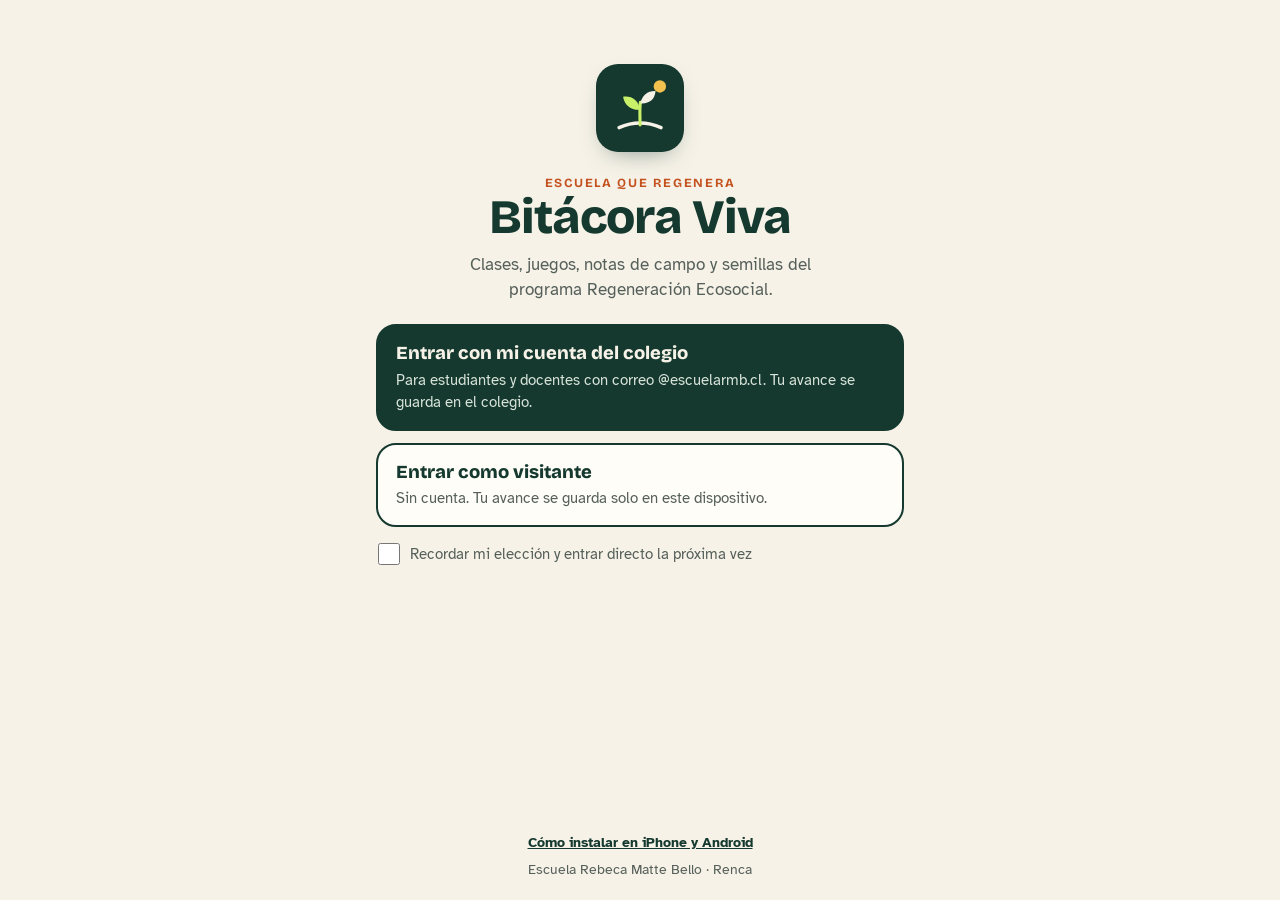
<file: index.html>
<!doctype html>
<html lang="es-CL">
<head>
<meta charset="utf-8">
<meta name="viewport" content="width=device-width, initial-scale=1, viewport-fit=cover">
<title>Bitácora Viva · Escuela que Regenera</title>
<meta name="description" content="Programa Regeneración Ecosocial de la Escuela Rebeca Matte Bello: clases, juegos, notas de campo y semillas.">
<meta name="theme-color" content="#15392F">
<link rel="manifest" href="manifest.webmanifest">
<link rel="icon" href="icons/favicon-32.png" sizes="32x32" type="image/png">
<link rel="icon" href="icons/icon.svg" type="image/svg+xml">
<link rel="apple-touch-icon" href="icons/apple-touch-icon.png">
<meta name="apple-mobile-web-app-capable" content="yes">
<meta name="mobile-web-app-capable" content="yes">
<meta name="apple-mobile-web-app-title" content="Bitácora Viva">
<meta name="apple-mobile-web-app-status-bar-style" content="default">
<link rel="apple-touch-startup-image" media="(device-width: 375px) and (device-height: 667px) and (-webkit-device-pixel-ratio: 2) and (orientation: portrait)" href="splash/splash-750x1334.png">
<link rel="apple-touch-startup-image" media="(device-width: 414px) and (device-height: 896px) and (-webkit-device-pixel-ratio: 2) and (orientation: portrait)" href="splash/splash-828x1792.png">
<link rel="apple-touch-startup-image" media="(device-width: 375px) and (device-height: 812px) and (-webkit-device-pixel-ratio: 3) and (orientation: portrait)" href="splash/splash-1125x2436.png">
<link rel="apple-touch-startup-image" media="(device-width: 414px) and (device-height: 896px) and (-webkit-device-pixel-ratio: 3) and (orientation: portrait)" href="splash/splash-1242x2688.png">
<link rel="apple-touch-startup-image" media="(device-width: 390px) and (device-height: 844px) and (-webkit-device-pixel-ratio: 3) and (orientation: portrait)" href="splash/splash-1170x2532.png">
<link rel="apple-touch-startup-image" media="(device-width: 428px) and (device-height: 926px) and (-webkit-device-pixel-ratio: 3) and (orientation: portrait)" href="splash/splash-1284x2778.png">
<link rel="apple-touch-startup-image" media="(device-width: 393px) and (device-height: 852px) and (-webkit-device-pixel-ratio: 3) and (orientation: portrait)" href="splash/splash-1179x2556.png">
<link rel="apple-touch-startup-image" media="(device-width: 430px) and (device-height: 932px) and (-webkit-device-pixel-ratio: 3) and (orientation: portrait)" href="splash/splash-1290x2796.png">
<link rel="apple-touch-startup-image" media="(device-width: 402px) and (device-height: 874px) and (-webkit-device-pixel-ratio: 3) and (orientation: portrait)" href="splash/splash-1206x2622.png">
<link rel="apple-touch-startup-image" media="(device-width: 440px) and (device-height: 956px) and (-webkit-device-pixel-ratio: 3) and (orientation: portrait)" href="splash/splash-1320x2868.png">
<link rel="apple-touch-startup-image" media="(device-width: 768px) and (device-height: 1024px) and (-webkit-device-pixel-ratio: 2) and (orientation: portrait)" href="splash/splash-1536x2048.png">
<link rel="apple-touch-startup-image" media="(device-width: 820px) and (device-height: 1180px) and (-webkit-device-pixel-ratio: 2) and (orientation: portrait)" href="splash/splash-1640x2360.png">
<link rel="apple-touch-startup-image" media="(device-width: 834px) and (device-height: 1194px) and (-webkit-device-pixel-ratio: 2) and (orientation: portrait)" href="splash/splash-1668x2388.png">
<link rel="apple-touch-startup-image" media="(device-width: 1024px) and (device-height: 1366px) and (-webkit-device-pixel-ratio: 2) and (orientation: portrait)" href="splash/splash-2048x2732.png">
<link rel="preload" href="fonts/bricolage-grotesque-latin-800-normal.woff2" as="font" type="font/woff2" crossorigin>
<link rel="stylesheet" href="lanzador.css">
<script src="config.js"></script>
</head>
<body>
<main class="pantalla" id="inicio">
  <header class="marca">
    <img src="icons/icon.svg" alt="" width="88" height="88" class="logo">
    <p class="eyebrow">Escuela que Regenera</p>
    <h1>Bitácora Viva</h1>
    <p class="bajada">Clases, juegos, notas de campo y semillas del programa Regeneración Ecosocial.</p>
  </header>

  <p class="aviso" id="sin-red" role="status" hidden>No hay conexión a internet. Bitácora Viva necesita internet para abrir las clases. Cuando vuelva la conexión, los botones se activarán solos.</p>

  <div class="auto" id="auto" role="status" hidden>
    <p>Abriendo <strong id="auto-modo"></strong>…</p>
    <button type="button" class="btn ghost" id="auto-cambiar">Elegir de nuevo</button>
  </div>

  <section class="opciones" id="opciones" aria-label="Cómo quieres entrar">
    <a class="opcion principal" id="ir-colegio" href="#" data-modo="colegio">
      <span class="t">Entrar con mi cuenta del colegio</span>
      <span class="d">Para estudiantes y docentes con correo @escuelarmb.cl. Tu avance se guarda en el colegio.</span>
    </a>
    <a class="opcion" id="ir-visitante" href="#" data-modo="visitante">
      <span class="t">Entrar como visitante</span>
      <span class="d">Sin cuenta. Tu avance se guarda solo en este dispositivo.</span>
    </a>
    <label class="recordar"><input type="checkbox" id="recordar"> Recordar mi elección y entrar directo la próxima vez</label>
  </section>

  <section class="instalar" id="instalar" hidden>
    <h2>Instala Bitácora Viva</h2>
    <p id="instalar-texto">Tenla en tu pantalla de inicio, con su propio ícono.</p>
    <button type="button" class="btn" id="btn-instalar" hidden>Instalar la app</button>
    <ol class="pasos" id="pasos-ios" hidden>
      <li>Toca <strong>Compartir</strong> <span class="ico" aria-hidden="true">⬆︎</span> en la barra de Safari.</li>
      <li>Elige <strong>Agregar a pantalla de inicio</strong>.</li>
      <li>Toca <strong>Agregar</strong>.</li>
    </ol>
  </section>

  <footer class="pie">
    <a href="instalar.html">Cómo instalar en iPhone y Android</a>
    <span>Escuela Rebeca Matte Bello · Renca</span>
  </footer>
</main>

<div class="toast" id="toast" role="status" hidden>
  <span>Hay una versión nueva de Bitácora Viva.</span>
  <button type="button" class="btn sm" id="btn-actualizar">Actualizar</button>
</div>

<script src="lanzador.js"></script>
</body>
</html>
</file>
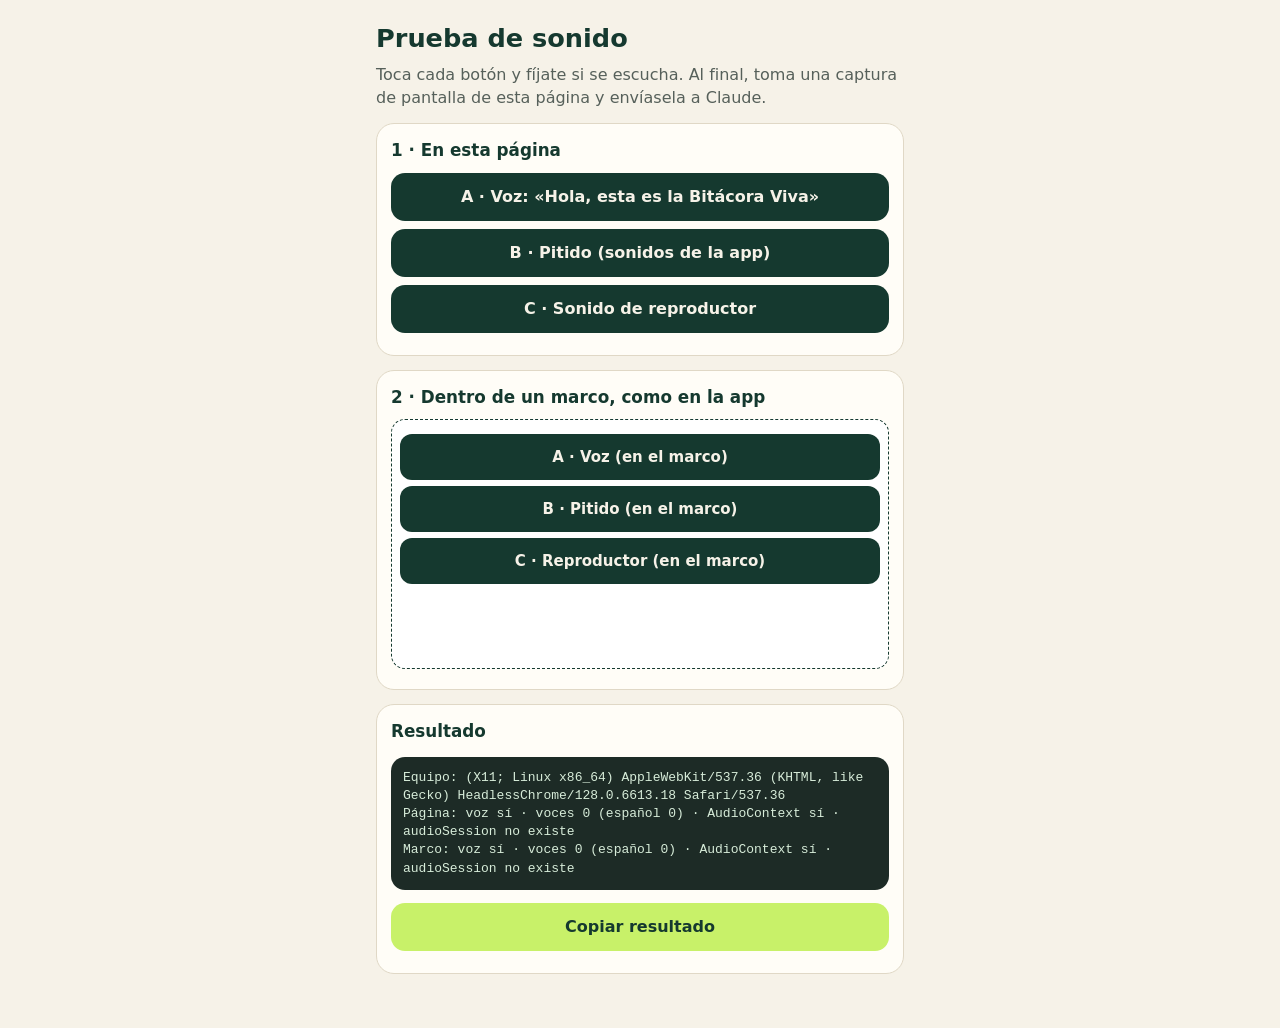
<file: diagnostico.html>
<!doctype html>
<html lang="es-CL">
<head>
<meta charset="utf-8">
<meta name="viewport" content="width=device-width, initial-scale=1">
<title>Prueba de sonido · Bitácora Viva</title>
<meta name="theme-color" content="#15392F">
<style>
:root{--bg:#F6F2E8;--papel:#FFFDF7;--bosque:#15392F;--muted:#56605A;--line:#E0D8C6;color-scheme:light}
*{box-sizing:border-box}body{margin:0;background:var(--bg);color:#18211E;font:16px/1.45 system-ui,-apple-system,sans-serif}
main{max-width:560px;margin:0 auto;padding:20px 16px 40px}
h1{font-size:1.6rem;color:var(--bosque);margin:0 0 6px}p{margin:0 0 12px;color:var(--muted)}
.grupo{background:var(--papel);border:1px solid var(--line);border-radius:18px;padding:14px;margin:14px 0}
.grupo h2{font-size:1.05rem;margin:0 0 10px;color:var(--bosque)}
button{display:block;width:100%;min-height:48px;margin:8px 0;border:0;border-radius:14px;background:var(--bosque);color:#F6F2E8;font:700 1rem system-ui;padding:12px}
button.r{background:#C8F169;color:var(--bosque)}
pre{white-space:pre-wrap;word-break:break-word;background:#1d2b26;color:#d7ecd9;border-radius:14px;padding:12px;font:13px/1.4 ui-monospace,Menlo,monospace;min-height:120px}
iframe{width:100%;height:250px;border:1px dashed var(--bosque);border-radius:14px;background:#fff}
</style>
</head>
<body>
<main>
<h1>Prueba de sonido</h1>
<p>Toca cada botón y fíjate si se escucha. Al final, toma una captura de pantalla de esta página y envíasela a Claude.</p>

<div class="grupo">
  <h2>1 · En esta página</h2>
  <button id="b-voz">A · Voz: «Hola, esta es la Bitácora Viva»</button>
  <button id="b-beep">B · Pitido (sonidos de la app)</button>
  <button id="b-html">C · Sonido de reproductor</button>
</div>

<div class="grupo">
  <h2>2 · Dentro de un marco, como en la app</h2>
  <iframe id="marco" sandbox="allow-scripts allow-forms allow-modals allow-popups" allow="autoplay *"></iframe>
</div>

<div class="grupo">
  <h2>Resultado</h2>
  <pre id="log"></pre>
  <button class="r" id="b-copiar">Copiar resultado</button>
</div>
</main>
<script>
(function(){
var PRUEBA = function(nombre, log){
  var ss = window.speechSynthesis, ctx = null;
  function voces(){ try { return (ss && ss.getVoices()) || []; } catch(e){ return []; } }
  function info(){
    var vs = voces(), es = vs.filter(function(v){ return /^es/i.test(v.lang); });
    log(nombre + ': voz ' + (ss ? 'sí' : 'NO') + ' · voces ' + vs.length + ' (español ' + es.length + (es[0] ? ': ' + es[0].name + ' ' + es[0].lang : '') + ')' +
      ' · AudioContext ' + (!!(window.AudioContext || window.webkitAudioContext) ? 'sí' : 'NO') +
      ' · audioSession ' + (navigator.audioSession ? navigator.audioSession.type : 'no existe'));
  }
  function voz(){
    if (!ss) { log(nombre + ' A: no hay voz en este navegador'); return; }
    try {
      var vs = voces(), v = vs.filter(function(x){ return /^es/i.test(x.lang); })[0];
      var u = new SpeechSynthesisUtterance('Hola, esta es la Bitácora Viva');
      u.lang = v ? v.lang : 'es-CL'; if (v) u.voice = v; u.volume = 1;
      var t0 = Date.now();
      u.onstart = function(){ log(nombre + ' A: empezó a hablar'); };
      u.onend = function(){ log(nombre + ' A: terminó (' + (Date.now() - t0) + ' ms)'); };
      u.onerror = function(e){ log(nombre + ' A: ERROR ' + (e.error || e.type)); };
      ss.speak(u);
      log(nombre + ' A: pedido enviado (hablando=' + ss.speaking + ', pendiente=' + ss.pending + ')');
      setTimeout(function(){ log(nombre + ' A: a los 2 s hablando=' + ss.speaking + ' pendiente=' + ss.pending); }, 2000);
    } catch(e) { log(nombre + ' A: ERROR ' + e.message); }
  }
  function beep(){
    try {
      var C = window.AudioContext || window.webkitAudioContext;
      if (!ctx) ctx = new C();
      if (ctx.state === 'suspended') ctx.resume();
      var o = ctx.createOscillator(), g = ctx.createGain();
      o.frequency.value = 660; g.gain.value = 0.25; o.connect(g); g.connect(ctx.destination);
      o.start(); o.stop(ctx.currentTime + 0.4);
      setTimeout(function(){ log(nombre + ' B: estado ' + ctx.state); }, 300);
    } catch(e) { log(nombre + ' B: ERROR ' + e.message); }
  }
  function wav(){
    var sr = 22050, n = sr * 0.5, b = new Uint8Array(44 + n), d = new DataView(b.buffer);
    var w = function(o, s){ for (var i = 0; i < s.length; i++) b[o + i] = s.charCodeAt(i); };
    w(0,'RIFF'); d.setUint32(4, 36 + n, true); w(8,'WAVEfmt '); d.setUint32(16,16,true); d.setUint16(20,1,true); d.setUint16(22,1,true);
    d.setUint32(24,sr,true); d.setUint32(28,sr,true); d.setUint16(32,1,true); d.setUint16(34,8,true); w(36,'data'); d.setUint32(40,n,true);
    for (var i = 0; i < n; i++) b[44 + i] = 128 + Math.round(60 * Math.sin(2 * Math.PI * 523 * i / sr));
    var s = ''; for (var j = 0; j < b.length; j++) s += String.fromCharCode(b[j]);
    return 'data:audio/wav;base64,' + btoa(s);
  }
  function html(){
    try {
      var a = new Audio(wav());
      a.play().then(function(){ log(nombre + ' C: sonando'); }).catch(function(e){ log(nombre + ' C: ERROR ' + e.name); });
    } catch(e) { log(nombre + ' C: ERROR ' + e.message); }
  }
  return { info: info, voz: voz, beep: beep, html: html };
};

var logEl = document.getElementById('log');
function log(m){ logEl.textContent += m + '\n'; }
window.addEventListener('message', function(e){ if (e.data && e.data.bvlog) log(e.data.bvlog); });
log('Equipo: ' + navigator.userAgent.replace(/^Mozilla\/5\.0 /, ''));
var P = PRUEBA('Página', log);
setTimeout(P.info, 600);
document.getElementById('b-voz').onclick = P.voz;
document.getElementById('b-beep').onclick = P.beep;
document.getElementById('b-html').onclick = P.html;
document.getElementById('b-copiar').onclick = function(){
  try { navigator.clipboard.writeText(logEl.textContent).then(function(){ log('(copiado)'); }); } catch(e) {}
};

var css = 'body{margin:0;font:15px system-ui;padding:8px}button{display:block;width:100%;min-height:46px;margin:6px 0;border:0;border-radius:12px;background:#15392F;color:#F6F2E8;font:700 15px system-ui}';
var src = '<!doctype html><meta name="viewport" content="width=device-width"><style>' + css + '</style>' +
  '<button id="v">A · Voz (en el marco)</button><button id="b">B · Pitido (en el marco)</button><button id="h">C · Reproductor (en el marco)</button>' +
  '<script>var PRUEBA=' + PRUEBA.toString() + ';function log(m){parent.postMessage({bvlog:m},"*")}var P=PRUEBA("Marco",log);setTimeout(P.info,600);' +
  'document.getElementById("v").onclick=P.voz;document.getElementById("b").onclick=P.beep;document.getElementById("h").onclick=P.html;<\/script>';
document.getElementById('marco').srcdoc = src;
})();
</script>
</body>
</html>
</file>
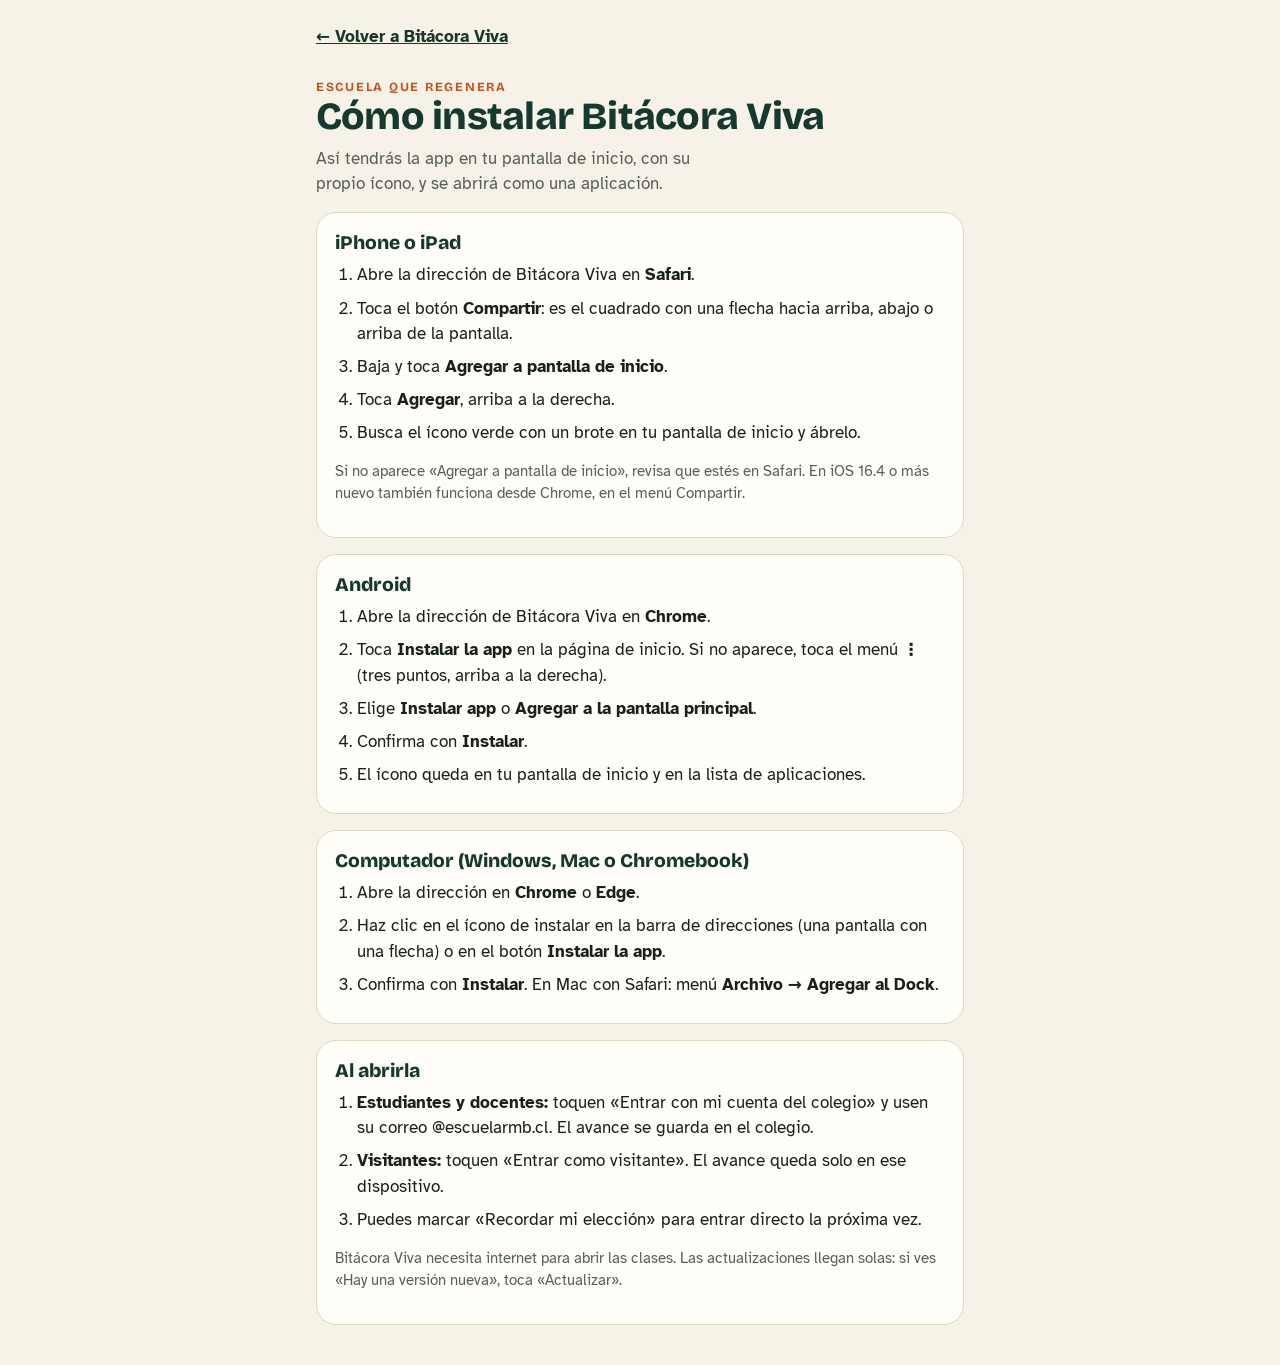
<file: instalar.html>
<!doctype html>
<html lang="es-CL">
<head>
<meta charset="utf-8">
<meta name="viewport" content="width=device-width, initial-scale=1, viewport-fit=cover">
<title>Cómo instalar Bitácora Viva</title>
<meta name="theme-color" content="#15392F">
<link rel="manifest" href="manifest.webmanifest">
<link rel="icon" href="icons/favicon-32.png" sizes="32x32" type="image/png">
<link rel="apple-touch-icon" href="icons/apple-touch-icon.png">
<link rel="stylesheet" href="lanzador.css">
</head>
<body>
<main class="guia">
  <a class="volver" href="./">← Volver a Bitácora Viva</a>
  <p class="eyebrow">Escuela que Regenera</p>
  <h1>Cómo instalar Bitácora Viva</h1>
  <p class="bajada" style="margin-left:0">Así tendrás la app en tu pantalla de inicio, con su propio ícono, y se abrirá como una aplicación.</p>

  <section>
    <h2>iPhone o iPad</h2>
    <ol>
      <li>Abre la dirección de Bitácora Viva en <strong>Safari</strong>.</li>
      <li>Toca el botón <strong>Compartir</strong>: es el cuadrado con una flecha hacia arriba, abajo o arriba de la pantalla.</li>
      <li>Baja y toca <strong>Agregar a pantalla de inicio</strong>.</li>
      <li>Toca <strong>Agregar</strong>, arriba a la derecha.</li>
      <li>Busca el ícono verde con un brote en tu pantalla de inicio y ábrelo.</li>
    </ol>
    <p class="nota">Si no aparece «Agregar a pantalla de inicio», revisa que estés en Safari. En iOS 16.4 o más nuevo también funciona desde Chrome, en el menú Compartir.</p>
  </section>

  <section>
    <h2>Android</h2>
    <ol>
      <li>Abre la dirección de Bitácora Viva en <strong>Chrome</strong>.</li>
      <li>Toca <strong>Instalar la app</strong> en la página de inicio. Si no aparece, toca el menú <strong>⋮</strong> (tres puntos, arriba a la derecha).</li>
      <li>Elige <strong>Instalar app</strong> o <strong>Agregar a la pantalla principal</strong>.</li>
      <li>Confirma con <strong>Instalar</strong>.</li>
      <li>El ícono queda en tu pantalla de inicio y en la lista de aplicaciones.</li>
    </ol>
  </section>

  <section>
    <h2>Computador (Windows, Mac o Chromebook)</h2>
    <ol>
      <li>Abre la dirección en <strong>Chrome</strong> o <strong>Edge</strong>.</li>
      <li>Haz clic en el ícono de instalar en la barra de direcciones (una pantalla con una flecha) o en el botón <strong>Instalar la app</strong>.</li>
      <li>Confirma con <strong>Instalar</strong>. En Mac con Safari: menú <strong>Archivo → Agregar al Dock</strong>.</li>
    </ol>
  </section>

  <section>
    <h2>Al abrirla</h2>
    <ol>
      <li><strong>Estudiantes y docentes:</strong> toquen «Entrar con mi cuenta del colegio» y usen su correo @escuelarmb.cl. El avance se guarda en el colegio.</li>
      <li><strong>Visitantes:</strong> toquen «Entrar como visitante». El avance queda solo en ese dispositivo.</li>
      <li>Puedes marcar «Recordar mi elección» para entrar directo la próxima vez.</li>
    </ol>
    <p class="nota">Bitácora Viva necesita internet para abrir las clases. Las actualizaciones llegan solas: si ves «Hay una versión nueva», toca «Actualizar».</p>
  </section>
</main>
<script>if('serviceWorker' in navigator)navigator.serviceWorker.register('sw.js').catch(function(){});</script>
</body>
</html>
</file>
<file: lanzador.css>
@font-face{font-family:"Bricolage Grotesque";font-weight:700;font-display:swap;src:url(fonts/bricolage-grotesque-latin-700-normal.woff2) format("woff2")}
@font-face{font-family:"Bricolage Grotesque";font-weight:800;font-display:swap;src:url(fonts/bricolage-grotesque-latin-800-normal.woff2) format("woff2")}
@font-face{font-family:"Atkinson Hyperlegible";font-weight:400;font-display:swap;src:url(fonts/atkinson-hyperlegible-latin-400-normal.woff2) format("woff2")}
@font-face{font-family:"Atkinson Hyperlegible";font-weight:700;font-display:swap;src:url(fonts/atkinson-hyperlegible-latin-700-normal.woff2) format("woff2")}

:root{
  --bg:#F6F2E8;--papel:#FFFDF7;--bosque:#15392F;--lima:#C8F169;--sol:#F2C14E;
  --ink:#18211E;--muted:#56605A;--line:#E0D8C6;--ocre:#C4521F;
  color-scheme:light;
}
*{box-sizing:border-box}
html,body{margin:0;min-height:100%;background:var(--bg);color:var(--ink)}
body{font:400 1.05rem/1.5 "Atkinson Hyperlegible",system-ui,-apple-system,"Segoe UI",sans-serif;-webkit-text-size-adjust:100%}
.pantalla{min-height:100dvh;max-width:560px;margin:0 auto;display:flex;flex-direction:column;gap:22px;
  padding:max(28px,env(safe-area-inset-top)) max(16px,env(safe-area-inset-right)) max(20px,env(safe-area-inset-bottom)) max(16px,env(safe-area-inset-left))}
.marca{text-align:center;padding-top:4vh}
.logo{width:88px;height:88px;border-radius:22px;box-shadow:0 10px 24px -12px rgba(21,57,47,.55)}
.eyebrow{margin:18px 0 2px;font:700 .78rem/1 "Bricolage Grotesque",sans-serif;letter-spacing:.14em;text-transform:uppercase;color:var(--ocre)}
h1{margin:0;font:800 clamp(2.2rem,9vw,3rem)/1.05 "Bricolage Grotesque",sans-serif;color:var(--bosque);letter-spacing:-.02em}
h2{margin:0 0 6px;font:800 1.2rem/1.2 "Bricolage Grotesque",sans-serif;color:var(--bosque)}
.bajada{margin:10px auto 0;max-width:34ch;color:var(--muted)}
.opciones{display:flex;flex-direction:column;gap:12px}
.opcion{display:block;text-decoration:none;color:var(--bosque);background:var(--papel);border:2px solid var(--bosque);
  border-radius:20px;padding:16px 18px;min-height:64px;transition:transform .12s ease,box-shadow .12s ease}
.opcion .t{display:block;font:800 1.15rem/1.2 "Bricolage Grotesque",sans-serif}
.opcion .d{display:block;margin-top:4px;font-size:.92rem;color:var(--muted)}
.opcion.principal{background:var(--bosque);color:var(--bg)}
.opcion.principal .d{color:#D7E3D9}
.opcion:active{transform:scale(.985)}
.opcion:focus-visible,.btn:focus-visible,.recordar input:focus-visible{outline:3px solid var(--sol);outline-offset:3px}
@media (hover:hover){.opcion:hover{box-shadow:0 10px 22px -14px rgba(21,57,47,.7);transform:translateY(-1px)}}
.opcion[aria-disabled="true"]{opacity:.45;pointer-events:none}
.recordar{display:flex;gap:10px;align-items:flex-start;font-size:.92rem;color:var(--muted);padding:4px 2px}
.recordar input{width:22px;height:22px;margin:0;accent-color:var(--bosque);flex:none}
.aviso{margin:0;background:#FBE1D2;color:#5B2410;border-radius:14px;padding:12px 14px;font-size:.95rem}
.auto{background:var(--papel);border:1px solid var(--line);border-radius:18px;padding:14px 16px;display:flex;gap:12px;align-items:center;justify-content:space-between;flex-wrap:wrap}
.auto p{margin:0}
.instalar{background:var(--papel);border:1px dashed var(--bosque);border-radius:20px;padding:16px 18px}
.instalar p{margin:0 0 10px;color:var(--muted)}
.pasos{margin:4px 0 0;padding-left:1.3em}
.pasos li{margin:4px 0}
.ico{display:inline-block;font-size:.9em;padding:0 2px}
.btn{appearance:none;border:0;border-radius:999px;background:var(--bosque);color:var(--bg);font:800 1rem/1 "Bricolage Grotesque",sans-serif;
  padding:13px 20px;min-height:44px;cursor:pointer}
.btn.ghost{background:transparent;color:var(--bosque);border:2px solid var(--bosque)}
.btn.sm{padding:10px 16px;font-size:.92rem;background:var(--lima);color:var(--bosque)}
.pie{margin-top:auto;display:flex;flex-direction:column;align-items:center;gap:6px;font-size:.88rem;color:var(--muted);text-align:center}
.pie a{color:var(--bosque);font-weight:700}
.toast{position:fixed;left:50%;transform:translateX(-50%);bottom:max(16px,env(safe-area-inset-bottom));width:min(520px,calc(100% - 32px));
  background:var(--bosque);color:var(--bg);border-radius:18px;padding:12px 14px;display:flex;gap:12px;align-items:center;justify-content:space-between;
  box-shadow:0 14px 30px -14px rgba(0,0,0,.5)}
[hidden]{display:none!important}

/* Guía de instalación */
.guia{max-width:680px;margin:0 auto;padding:max(24px,env(safe-area-inset-top)) 16px 40px}
.guia h1{font-size:clamp(1.8rem,7vw,2.4rem)}
.guia section{background:var(--papel);border:1px solid var(--line);border-radius:20px;padding:18px;margin-top:16px}
.guia ol{padding-left:1.3em;margin:8px 0 0}
.guia li{margin:8px 0}
.guia .nota{font-size:.92rem;color:var(--muted)}
.volver{display:inline-block;margin-bottom:14px;color:var(--bosque);font-weight:700}
@media (prefers-reduced-motion:reduce){*{transition:none!important}}
</file>
